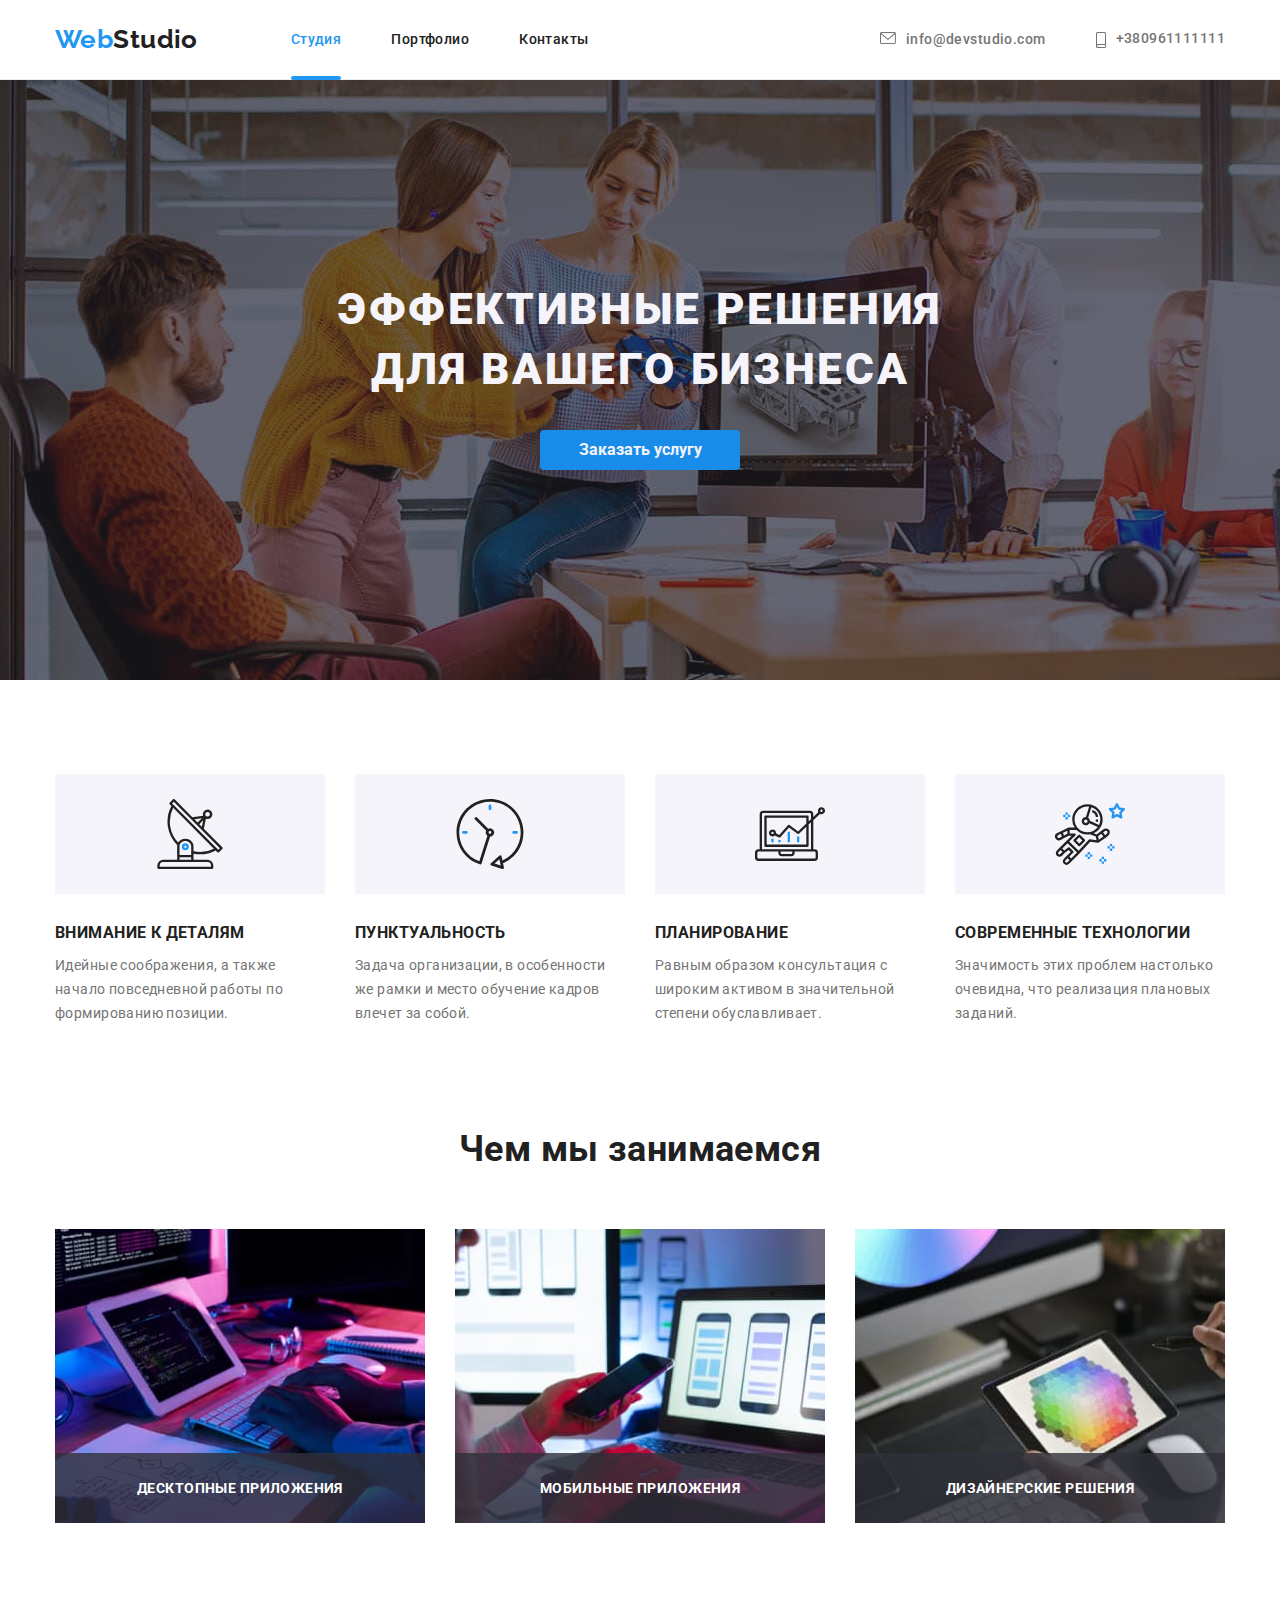
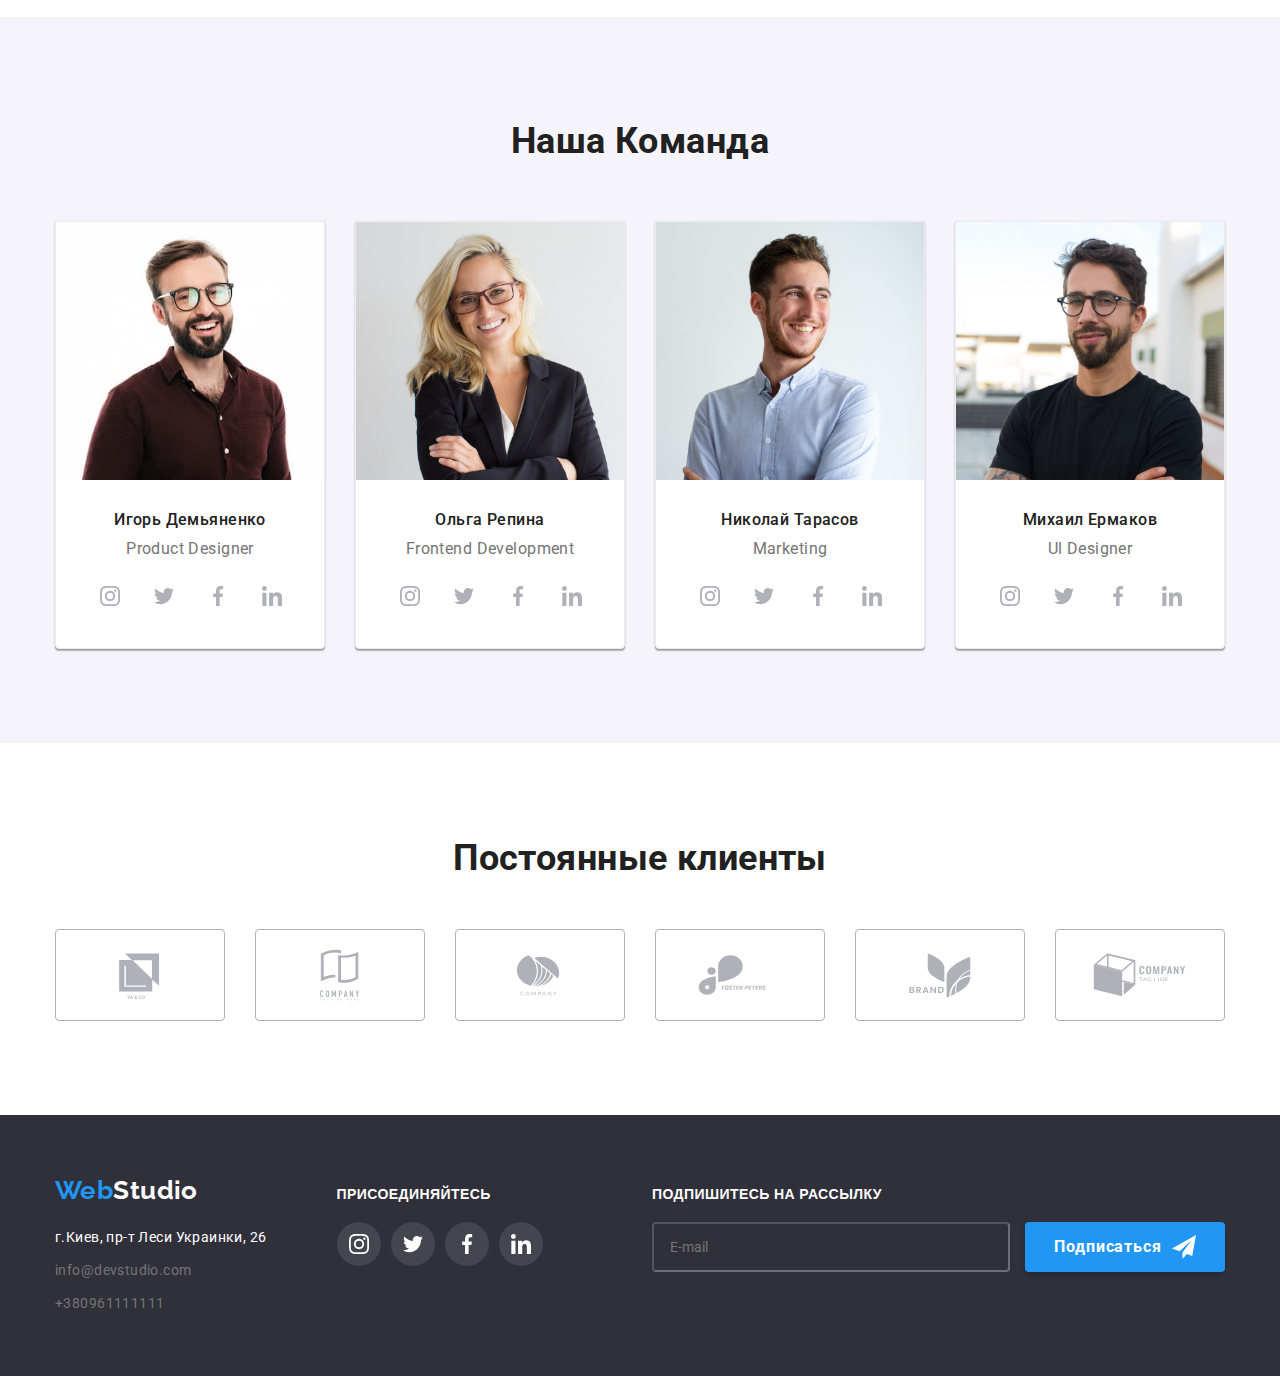
<file: index.html>
<!DOCTYPE html>
<html lang="ru">
  
   <head>
    <meta charset="UTF-8">
    <meta http-equiv="X-UA-Compatible" content="IE=edge">
    <meta name="viewport" content="width=device-width, initial-scale=1.0">
    <title>Document</title>
    <link rel="preconnect" href="https://fonts.googleapis.com">
    <link rel="preconnect" href="https://fonts.gstatic.com" crossorigin>
    <link rel="preconnect" href="https://fonts.googleapis.com"> 
    <link rel="preconnect" href="https://fonts.gstatic.com" crossorigin> 
    <link href="https://fonts.googleapis.com/css2?family=Raleway:wght@700&family=Roboto:wght@400;500;700;900&display=swap" rel="stylesheet">

    <!-- modern-normalize -->
    
    <link rel="stylesheet" href="https://cdnjs.cloudflare.com/ajax/libs/modern-normalize/1.0.0/modern-normalize.min.css"/>
    
    <!-- link rel="stylesheet" href="./css/styles.css "-->

    <link rel="stylesheet" href="./css/main.min.css">

   </head>
 <body>
   
    <!-- header -->

      <header class="header">
        <div class="container header__container">
          <nav class="header__nav">
            <a href="/index.html" class="logotype__link">Web<span class="logotype__link__studio">Studio</span></a>
      
            <ul class="list__text">
              <li class="list__about"><a class="text__item__studio_current" href="./index.html">Студия</a></li>
              <li class="list__about"><a class="text__item" href="./portfolio.html">Портфолио</a></li>
              <li class="list__about"><a class="text__item" href="Контакты">Контакты</a></li>
            </ul>
          </nav>
          <ul class="list__text__about">
            <li class="list__item"><a class="text__item__about" href="mailto:info@devstudio.com">
                <svg class="icon__email">
                  <use href="./image/icons.svg#envelope"></use>
                </svg>
                info@devstudio.com</a></li>
            <li class="list__item"><a class="text__item__about" href="tel:+380961111111">
                <svg class="icon__phone">
                  <use href="./image/icons.svg#smartphone"></use>
                </svg>
                +380961111111</a></li>
          </ul>
        </div>
      </header>

    <!-- Оглавление -->
        
      <section class="hero__title_overlay">
        <div class="container">
          <h1 class="hero__list">Эффективные решения для вашего бизнеса</h1>
            <button class="button" type="button" data-modal-open>Заказать услугу</button>
        </div>
      </section>


    <!-- Часть с блоками -->

   <section class="section"> 
    <div class="container">
     <h2 class="content__visually__hidden">Наши свойства</h2>
      <ul class="nav__list">
        <li class="hero__background">
          <div class="hero__substrate">
            <svg width=70px height=70px class="">
              <use href="./image/icons.svg#antenna"></use>
            </svg>
          </div>
          <h3 class="content__about">ВНИМАНИЕ К ДЕТАЛЯМ</h3><p class="content__item">Идейные соображения, а также начало повседневной работы по формированию позиции.</p>
          </li>
        <li class="hero__background">
          <div class="hero__substrate">
            <svg width=70px height=70px class="">
              <use href="./image/icons.svg#clock"></use>
            </svg>
          </div>
          <h3 class="content__about">ПУНКТУАЛЬНОСТЬ</h3><p class="content__item">Задача организации, в особенности же рамки и место обучение кадров влечет за собой.</p>
          </li>
        <li class="hero__background">
          <div class="hero__substrate">
            <svg width=70px height=70px class="">
              <use href="./image/icons.svg#diagram"></use>
            </svg>
          </div>
          <h3  class="content__about">ПЛАНИРОВАНИЕ</h3><p class="content__item">Равным образом консультация с широким активом в значительной степени обуславливает.</p>
          </li>
        <li class="hero__background">
          <div class="hero__substrate">
            <svg width=70px height=70px class="">
              <use href="./image/icons.svg#astronaut"></use>
            </svg>
          </div>
          <h3 class="content__about">СОВРЕМЕННЫЕ ТЕХНОЛОГИИ</h3><p class="content__item">Значимость этих проблем настолько очевидна, что реализация плановых заданий.</p>
          </li>
      </ul>
    </div>
 </section>

    <!-- Чем мы занимаемся -->

    <section class="section__work">
      <div class="container">
        <h2 class="section__work__title"> Чем мы занимаемся </h2>
          <ul class="doing__image"> 
            <li class="doing__thumb">
              <img class="about__photo" src="./image/img-6.jpg" alt="programer-working-his-desk-office"
                width="370" height="294">
                <p class="doing__lable">Десктопные приложения</p>
            </li>
            <li class="doing__thumb">
              <img class="about__photo" src="./image/img-4.jpg" alt="designers-are-developingis-working"
                width="370" height="294">
                <p class="doing__lable">Мобильные приложения</p>
            </li>
            <li class="doing__thumb">
              <img class="about__photo" src="./image/img-5.jpg" alt="creative-artist-web-design-with-working"
                width="370" height="294">
                <p class="doing__lable">Дизайнерские решения</p>
            </li>
          </ul>
      </div>
    </section>

    <!-- Наша команда -->

 <section class="section section__team">
    <div class="container">
 <h3 class="pre__team"> Наша Команда</h3>
  <ul class="team"> 
    <li class="team__item">
      <img class="team__photo" src="./image/img-3.jpg" alt="Игорь Демченко Product Designer" width="270" height="260">
        <div class="team__list">
        <h3 class="team__name">Игорь Демьяненко</h3>
        <p class="section__about">Product Designer</p>
        <ul class="team__links">
          <li><a class="team__link" href="">
              <svg class="team__icon" width="20">
                <use href="./image/icons.svg#instagram"></use>
              </svg>
            </a></li>
          <li><a class="team__link" href="">
              <svg class="team__icon" width="20">
                <use href="./image/icons.svg#twitter"></use>
              </svg>
            </a></li>
          <li><a class="team__link" href="">
              <svg class="team__icon" width="20">
                <use href="./image/icons.svg#facebook"></use>
              </svg>
            </a></li>
          <li>
            <a class="team__link" href="">
              <svg class="team__icon" width="20">
                <use href="./image/icons.svg#linkedin"></use>
              </svg>
            </a>
          </li>
        </ul>
        </div>
      </li>
    <li class="team__item"> 
      <img class="team__photo" src="./image/img-2.jpg" alt="Ольга Репина Frontend Development" width="270" height="260">
        <div  class="team__list">
       <h3 class="team__name">Ольга Репина</h3>
       <p  class="section__about">Frontend Development</p>
      <ul class="team__links">
        <li><a class="team__link" href="">
            <svg class="team__icon" width="20" height="20">
              <use href="./image/icons.svg#instagram"></use>
            </svg>
          </a></li>
        <li><a class="team__link" href="">
            <svg class="team__icon" width="20" height="20">
              <use href="./image/icons.svg#twitter"></use>
            </svg>
          </a></li>
        <li><a class="team__link" href="">
            <svg class="team__icon" width="20" height="20">
              <use href="./image/icons.svg#facebook"></use>
            </svg>
          </a></li>
        <li>
          <a class="team__link" href="">
            <svg class="team__icon" width="20" height="20">
              <use href="./image/icons.svg#linkedin"></use>
            </svg>
          </a>
        </li>
      </ul>
      </div>
      </li>
   
   <li class="team__item">
       <img class="team__photo" src="./image/img-1.jpg" alt="Николая Тарасов Marketing" width="270" height="260">
        <div  class="team__list">
      <h3 class="team__name">Николай Тарасов</h3>
      <p  class="section__about">Marketing</p>
      <ul class="team__links">
        <li><a class="team__link" href="">
            <svg class="team__icon" width="20" height="20">
              <use href="./image/icons.svg#instagram"></use>
            </svg>
          </a></li>
        <li><a class="team__link" href="">
            <svg class="team__icon" width="20" height="20">
              <use href="./image/icons.svg#twitter"></use>
            </svg>
          </a></li>
        <li><a class="team__link" href="">
            <svg class="team__icon" width="20" height="20">
              <use href="./image/icons.svg#facebook"></use>
            </svg>
          </a></li>
        <li>
          <a class="team__link" href="">
            <svg class="team__icon" width="20" height="20">
              <use href="./image/icons.svg#linkedin"></use>
            </svg>
          </a>
        </li>
      </ul>
      </div>
      </li>
    
   <li class="team__item" >
       <img class="team__photo" src="./image/img.jpg" alt="Михаил Ермаков Ul Designer" width="270" height="260">
        <div  class="team__list">
      <h3 class="team__name">Михаил Ермаков</h3>
      <p  class="section__about">Ul Designer</p>
      <ul class="team__links">
        <li><a class="team__link" href="">
            <svg class="team__icon" width="20" height="20">
              <use href="./image/icons.svg#instagram"></use>
            </svg>
          </a></li>
        <li><a class="team__link" href="">
            <svg class="team__icon" width="20" height="20">
              <use href="./image/icons.svg#twitter"></use>
            </svg>
          </a></li>
        <li><a class="team__link" href="">
            <svg class="team__icon" width="20" height="20">
              <use href="./image/icons.svg#facebook"></use>
            </svg>
          </a></li>
        <li>
          <a class="team__link" href="">
            <svg class="team__icon" width="20" height="20">
              <use href="./image/icons.svg#linkedin"></use>
            </svg>
          </a>
        </li>
      </ul>
      </div>
   </li>
   </ul>
  </div>
 </section>

  <!-- our clients -->


<section class="section clients">
  <div class="container clients">
    <h2 class="section__title">Постоянные клиенты</h2>
    <ul class="clients__list">
      <li class="client__item">
        <a class="client__link" href="">
          <svg width="106" height="60" class="icon__client">
            <use href="./image/icons.svg#Logo-one"></use>
          </svg>
        </a>
      </li>
      <li class="client__item">
        <a class="client__link" href="">
          <svg width="106" height="60" class="icon__client">
            <use href="./image/icons.svg#Logo-two"></use>
          </svg>
        </a>
      </li>
      <li class="client__item">
        <a class="client__link" href="">
          <svg width="106" height="60" class="icon__client">
            <use href="./image/icons.svg#Logo-three"></use>
          </svg>
        </a>
      </li>
      <li class="client__item">
        <a class="client__link" href="">
          <svg width="106" height="60" class="icon__client">
            <use href="./image/icons.svg#Logo-four"></use>
          </svg>
        </a>
      </li>
      <li class="client__item">
        <a class="client__link" href="">
          <svg width="106" height="60" class="icon__client">
            <use href="./image/icons.svg#Logo-five"></use>
          </svg>
        </a>
      </li>
      <li class="client__item">
        <a class="client__link" href="">
          <svg width="106" height="60" class="icon__client">
            <use href="./image/icons.svg#Logo-six"></use>
          </svg>
        </a>
      </li>
    </ul>
  </div>
</section>

    <!-- footer -->

  <footer class="footer__section">
    <div class="container footer">
      <div class="footer__logo">
        <a href="index.html" class="logotype__link__footer">Web<span class="logotype__link__studio2">Studio</span></a>
        <ul class="footer__list">
          <li>
            <a class="footer__item__adress" href="">г.Киев, пр-т Леси Украинки, 26 </a>
          </li>
          <li>
            <a class="footer__item" href=" mailto:info@devstudio.com">info@devstudio.com</a>
          </li>
          <li>
            <a class="footer__item" href="tel:+380961111111">+380961111111</a>
          </li>
        </ul>
      </div>
  
      <!-- присоединяйтесь -->
  
      <div class="join__link">
        <p class="footer__join">Присоединяйтесь</p>
        <ul class="footer__links">
          <li><a class="footer__link" href="">
              <svg class="icon__footer" width=44px>
                <use href="./image/icons.svg#instagram"></use>
              </svg>
            </a></li>
          <li><a class="footer__link" href=""><svg class="icon__footer" width=20px>
                <use href="./image/icons.svg#twitter"></use>
              </svg></a></li>
          <li><a class="footer__link" href=""><svg class="icon__footer" width=20px>
                <use href="./image/icons.svg#facebook"></use>
              </svg></a></li>
          <li><a class="footer__link" href=""><svg class="icon__footer" width=20px>
                <use href="./image/icons.svg#linkedin"></use>
              </svg></a></li>
        </ul>
      </div>
      <form class="email__input">
        <p class="footer__join">Подпишитесь на рассылку</p>
        <div class="footer__input__field">
          <input type="email" name="email" placeholder="E-mail">
          <button class="button__footer" type="submit"> Подписаться <svg class="subscribe" width=24px height=24px>
              <use href="./image/icons.svg#icon-send"></use>
            </svg>
          </button>
        </div>
      </form>
    </div>
  </footer>
  
  <div class="backdrop is-hidden" data-modal>
    <div class="modal">
      <form class="form">
        <button class="modal__button-close" data-modal-close>
          <svg class="modal__close" width=18px height=18px>
            <use href="./image/icons.svg#close-black"></use>
          </svg>
        </button>
  
        <strong class="form__title">Оставьте свои данные, мы вам перезвоним</strong>
  
        <div class="form__elements">
  
          <div class="form__field">
            <label class="form__label" for="username">Имя</label>
            <div class="form__input">
              <input type="text" name="username" id="username" autocomplete="off">
              <svg class="input__pic" width=18px height=18px>
                <use href="./image/icons.svg#person"></use>
              </svg>
            </div>
          </div>
  
          <div class="form__field">
            <label class="form__label" for="phone-nomber">Телефон</label>
            <div class="form__input">
              <input type="tel" name="phone-nomber" id="phone-nomber" autocomplete="off">
              <svg class="input__pic" width=18px height=18px>
                <use href="./image/icons.svg#telephone"></use>
              </svg>
            </div>
          </div>
  
          <div class="form__field">
            <label class="form__label" for="email">Почта</label>
            <div class="form__input">
              <input type="email" name="email" id="email" autocomplete="off">
              <svg class="input__pic" width=18px height=18px>
                <use href="./image/icons.svg#email-form"></use>
              </svg>
            </div>
          </div>
  
          <div class="form__field">
            <label class="form__label" for="comment">Комментарий</label>
            <textarea name="comment" id="comment" rows="10" placeholder="Введите текст"></textarea>
          </div>
        </div>
  
        <div class="form__field__checkbox">
          <label class="form__label">
            <input class="checkbox" type="checkbox" name="agree">
            <span class="custom__checkbox"></span> Соглашаюсь с рассылкой и принимаю &#8201; <a href=""> Условия
              договора</a>
          </label>
        </div>
        <button class="button__form" type="submit"> Отправить</button>
  
      </form>
    </div>
  </div>

  <script src="./js/modal.js"></script>


 </body>
 </html>
</file>
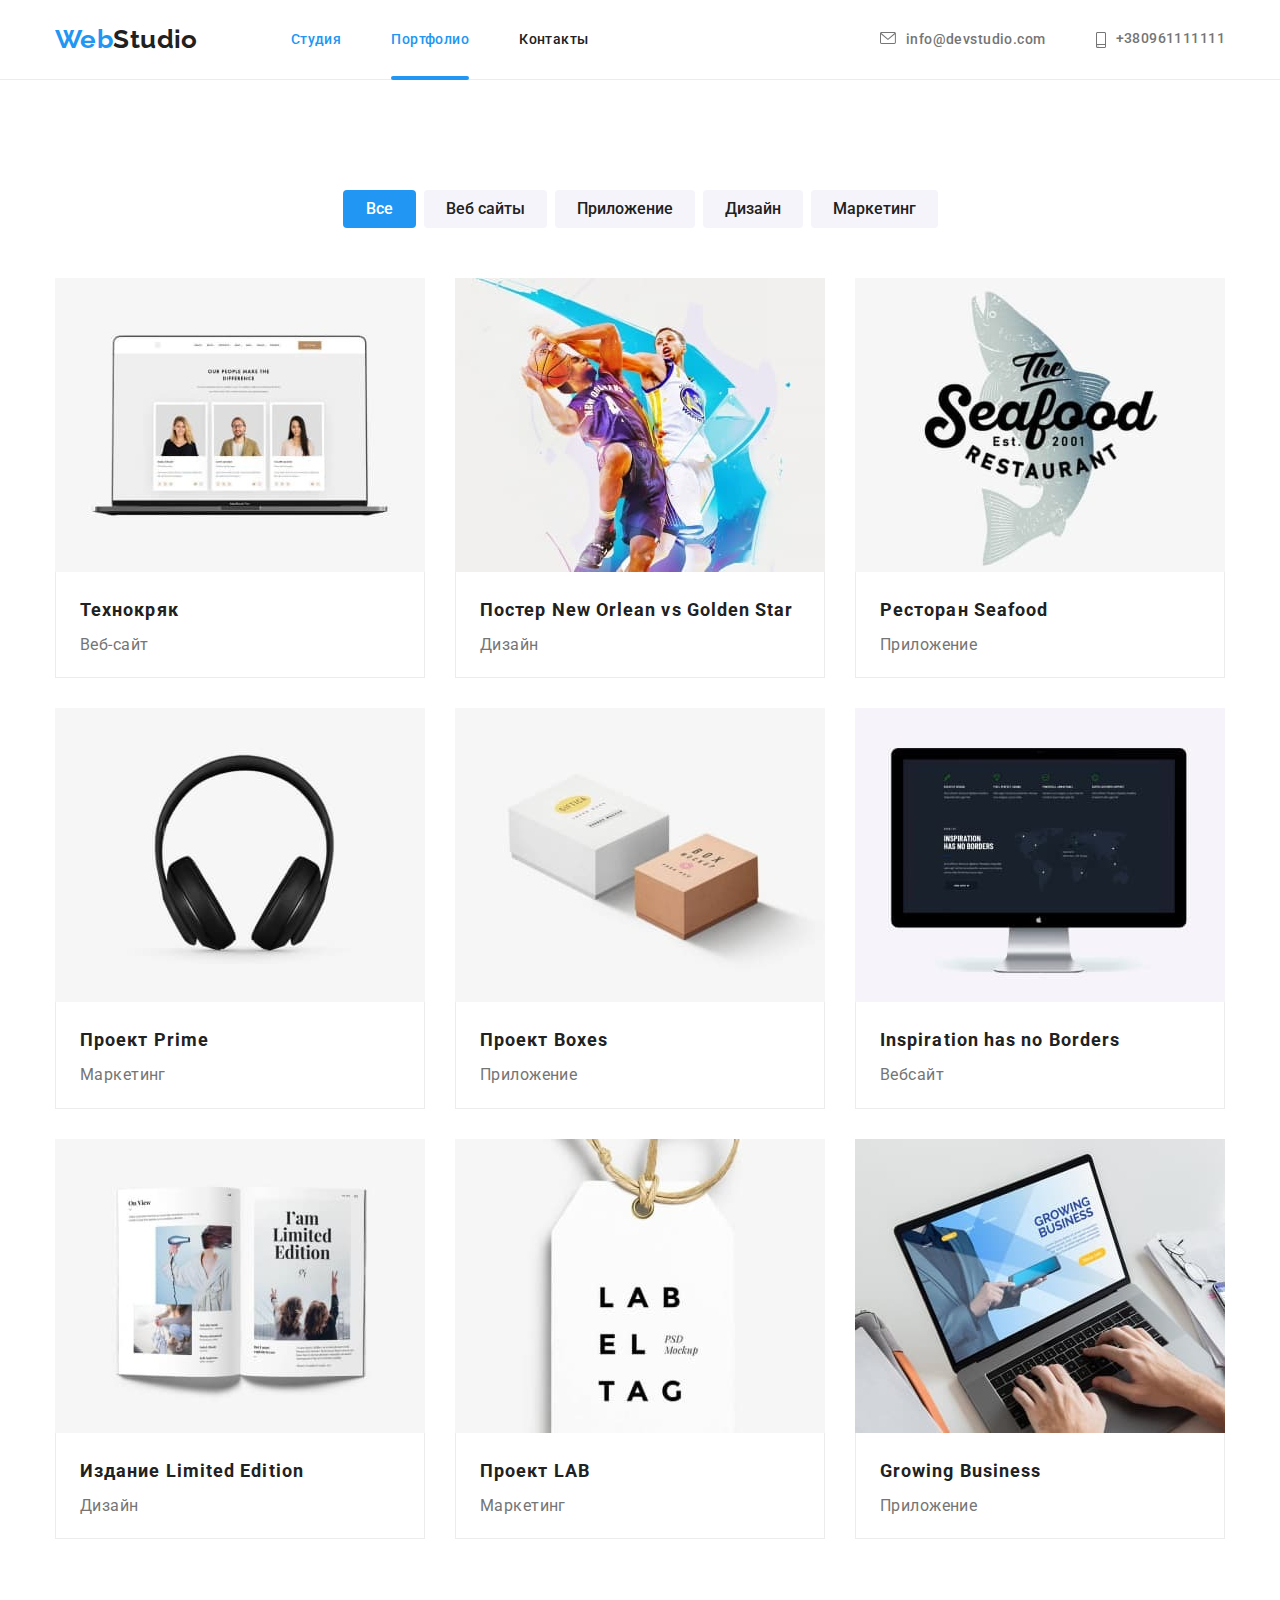
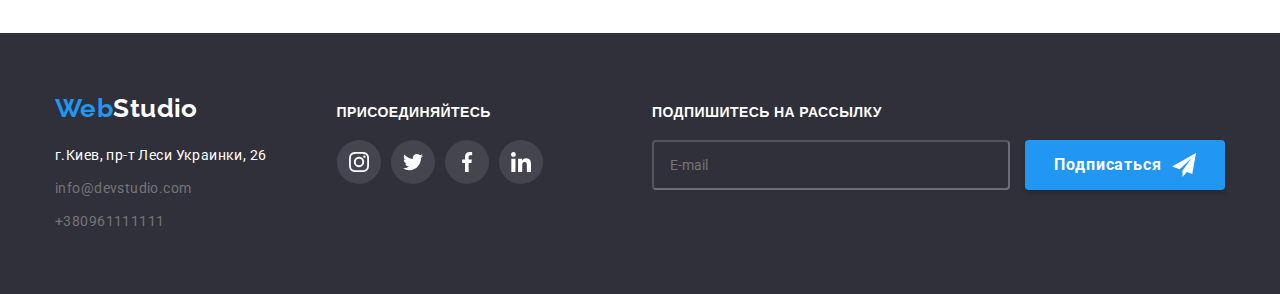
<file: portfolio.html>
<!DOCTYPE html>
<html lang="ru">
    <head>
    <meta charset="UTF-8">
    <meta http-equiv="X-UA-Compatible" content="IE=edge">
    <meta name="viewport" content="width=device-width, initial-scale=1.0">
    <title>Portfolio</title>
    <link rel="preconnect" href="https://fonts.googleapis.com">
    <link rel="preconnect" href="https://fonts.gstatic.com" crossorigin>
    <link rel="preconnect" href="https://fonts.googleapis.com">
    <link rel="preconnect" href="https://fonts.gstatic.com" crossorigin>
    <link href="https://fonts.googleapis.com/css2?family=Raleway:wght@700&family=Roboto:wght@400;500;700;900&display=swap"
      rel="stylesheet">

     <!-- modern-normalize -->
 
     <link rel="stylesheet" href="https://cdnjs.cloudflare.com/ajax/libs/modern-normalize/1.0.0/modern-normalize.min.css" />

     
     <!-- Мои стили -->

    <!--link rel="stylesheet" href="./css/styles.css "-->
    <link rel="stylesheet" href="./css/main.min.css ">
    </head>
  <body>
  
    <!-- header -->

    <header class="header">
      <div class="container header__container">
        <nav class="header__nav">
          <a href="/index.html" class="logotype__link">Web<span class="logotype__link__studio">Studio</span></a>
    
          <ul class="list__text">
            <li class="list__about"><a class="text__item__studio" href="./index.html">Студия</a></li>
            <li class="list__about"><a class="text__item_current" href="./portfolio.html">Портфолио</a></li>
            <li class="list__about"><a class="text__item" href="Контакты">Контакты</a></li>
          </ul>
        </nav>
        <ul class="list__text__about">
          <li class="list__item"><a class="text__item__about" href="mailto:info@devstudio.com">
              <svg class="icon__email">
                <use href="./image/icons.svg#envelope"></use>
              </svg>
              info@devstudio.com</a></li>
          <li class="list__item"><a class="text__item__about" href="tel:+380961111111">
              <svg class="icon__phone">
                <use href="./image/icons.svg#smartphone"></use>
              </svg>
              +380961111111</a></li>
        </ul>
      </div>
    </header>

    <!-- кнопки -->
 
      <main>
        <section class="section">
        <h1 class="content__visually__hidden">Наши проэкты></h1>
          <ul class="button__list">
            <li class="button__link"><button class="button__head" type="button">Все</button></li>
            <li class="button__link"><button class="button__header" type="button">Веб сайты</button></li>
            <li class="button__link"><button class="button__header" type="button">Приложение</button></li>
            <li class="button__link"><button class="button__header" type="button">Дизайн</button></li>
            <li class="button__link"><button class="button__header" type="button">Маркетинг</button></li>
          </ul>
        
      
    <!-- карточки -->

      
        <div class="container">
        <ul class="contact__list">
         <li class="cards">
            <a  class="about__item" href="Технокряк">
              <div class="thumb__port">
              <img  src="./image/Технокряк.jpg" alt="Технокряк" width="370" height="294">
              <div class="thumb__overlay"> 
                <p class="port__overlay"> Технокряк это современная площадка распространения коронавируса. Компании используют эту
                платформу для цифрового
                шпионажа и атак на защищённые сервера конкурентов</p>
              </div>
              </div>
              <div class="card__list">
              <h2 class="card__title">Технокряк</h2>
              <p class="about__list">Веб-сайт</p>
              </div>
            </a>
         </li>

         <li class="cards">
           <a class="about__item" href="Постер New Orlean vs Golden Star">
            <div class="thumb__port">
              <img src="./image/Постер New Orlean vs Golden Star.jpg" alt="Постер New Orlean vs Golden Star" width="370" height="294">
                <div class="thumb__overlay">
                  <p class="port__overlay">Если бы программисты были врачами, им бы говорили «У меня болит нога», а они отвечали «Ну не знаю, у меня такая же нога,
                  а ничего не болит». </p>
                </div>
                </div>
              <div class="card__list">
                <h2 class="card__title">Постер New Orlean vs Golden Star</h2>
                <p class="about__list">Дизайн</p>
                </div>
                </a>
         </li>

        <li class="cards">
          <a class="about__item" href="Ресторан Seafood">
            <div class="thumb__port">
              <img src="./image/Ресторан Seafood.jpg" alt="Ресторан Seafood" width="370" height="294">
              <div class="thumb__overlay">
                <p class="port__overlay">Работа программиста и шамана имеет много общего - оба бормочут непонятные слова, совершают непонятные действия и не
                могут объяснить, как оно работает. </p>
              </div>
              </div>
              <div class="card__list">
              <h2 class="card__title">Ресторан Seafood</h2>
              <p class="about__list">Приложение</p>
              </div>
              </a>
        </li>

        <li class="cards">
          <a class="about__item" href="Проект Prime">
            <div class="thumb__port">
              <img src="./image/Проект Prime.jpg" alt="Проект Prime" width="370" height="294">
              <div class="thumb__overlay">
                <p class="port__overlay">Заболела жена программиста. Чихает, насморк у нее. Звонит ее подруга. Трубку берёт муж:
                - Сергей, привет. Как себя Ира чувствует?
                - Изображение неплохое, а вот звук неважный. </p>
              </div>
              </div>
              <div class="card__list">
              <h2 class="card__title">Проект Prime</h2>
              <p class="about__list">Маркетинг</p>
              </div>
              </a>
          </li>

          <li class="cards">
            <a class="about__item" href="Проект Boxes">
              <div class="thumb__port">
              <img src="./image/Проект Boxes.jpg" alt="Проект Boxes" width="370" height="294">
              <div class="thumb__overlay">
                <p class="port__overlay">К бухгалтерам пришёл программист чего то исправлять в программе. Спрашивает:
                - У вас моносеть? — нормальный вопрос системщика.
                Бухгалтера, от души:
                — Можно, садись. </p>
              </div>
              </div>
              <div class="card__list">
              <h2 class="card__title">Проект Boxes</h2>
              <p class="about__list">Приложение</p>
              </div>
              </a>
        </li>

        <li class="cards">
          <a class="about__item" href="Inspiration has no Borders">
            <div class="thumb__port">
              <img src="./image/Inspiration has no Borders.jpg" alt="Inspiration has no Borders" width="370" height="294">
              <div class="thumb__overlay">
                <p class="port__overlay">Объявление: 55-летняя женщина, мать троих программистов, просит кого-нибудь не психованного научить ее интернету.</p>
              </div>
              </div>
              <div class="card__list">
              <h2 class="card__title">Inspiration has no Borders</h2>
              <p class="about__list">Вебсайт</p>
              </div>
              </a>
        </li>

        <li class="cards">
          <a class="about__item" href="Издание Limited Edition">
            <div class="thumb__port">
                  <img src="./image/Издание Limited Edition.jpg" alt="Издание Limited Edition" width="370" height="294">
              <div class="thumb__overlay">
                <p class="port__overlay">- Вчера долго пыталась объяснить бабуле, что работаю программистом
                - Удалось?
                - Короче, сошлись на том, что чиню телевизоры и развожу мышей </p>
              </div>
              </div>
                  <div class="card__list">
              <h2 class="card__title">Издание Limited Edition</h2>
              <p class="about__list">Дизайн</p>
              </div>
              </a>
        </li>

        <li class="cards">
          <a class="about__item" href="Проект LAB">
            <div class="thumb__port">
                  <img src="./image/Проект LAB.jpg" alt="Проект LAB" width="370" height="294">
              <div class="thumb__overlay">
                <p class="port__overlay">- Тяжело быть программистом. Приходишь отдохнуть к людям в гости, а тебе сразу показывают домашний компьютер и просят
                разобраться с его проблемами.
                - Представляю каково проктологам. </p>
              </div>
              </div>
                  <div class="card__list">
                <h2 class="card__title">Проект LAB</h2>
              <p class="about__list">Маркетинг</p>
              </div>
              </a>
        </li>

        <li class="cards">
          <a class="about__item" href="Growing Business">
            <div class="thumb__port">
              <img src="./image/Growing Business.jpg" alt="Growing Business" width="370" height="294">
              <div class="thumb__overlay">
                <p class="port__overlay">- Почему ваши дети все время ссорятся?
                - Kонфликт версий, - отвечает программист. </p>
              </div>
              </div>
              <div class="card__list">
              <h2 class="card__title">Growing Business</h2>
              <p class="about__list">Приложение</p>
              </div>
              </a>
            </li>
          </ul>
        </div>
        </section>
        </main> 

         <!-- footer -->
        
        <footer class="footer__section">
          <div class="container footer">
            <div class="footer__logo">
              <a href="index.html" class="logotype__link__footer">Web<span class="logotype__link__studio2">Studio</span></a>
              <ul class="footer__list">
                <li>
                  <a class="footer__item__adress" href="">г.Киев, пр-т Леси Украинки, 26 </a>
                </li>
                <li>
                  <a class="footer__item" href=" mailto:info@devstudio.com">info@devstudio.com</a>
                </li>
                <li>
                  <a class="footer__item" href="tel:+380961111111">+380961111111</a>
                </li>
              </ul>
            </div>
        
            <!-- присоединяйтесь -->
        
            <div class="join__link">
              <p class="footer__join">Присоединяйтесь</p>
              <ul class="footer__links">
                <li><a class="footer__link" href="">
                    <svg class="icon__footer" width=44px>
                      <use href="./image/icons.svg#instagram"></use>
                    </svg>
                  </a></li>
                <li><a class="footer__link" href=""><svg class="icon__footer" width=20px>
                      <use href="./image/icons.svg#twitter"></use>
                    </svg></a></li>
                <li><a class="footer__link" href=""><svg class="icon__footer" width=20px>
                      <use href="./image/icons.svg#facebook"></use>
                    </svg></a></li>
                <li><a class="footer__link" href=""><svg class="icon__footer" width=20px>
                      <use href="./image/icons.svg#linkedin"></use>
                    </svg></a></li>
              </ul>
            </div>
            <form class="email__input">
              <p class="footer__join">Подпишитесь на рассылку</p>
              <div class="footer__input__field">
                <input type="email" name="email" placeholder="E-mail">
                <button class="button__footer" type="submit"> Подписаться <svg class="subscribe" width=24px height=24px>
                    <use href="./image/icons.svg#icon-send"></use>
                  </svg>
                </button>
              </div>
            </form>
            </div>
            </footer>
            
            <div class="backdrop is-hidden" data-modal>
              <div class="modal">
                <form class="form">
                  <button class="modal__button__close" data__modal__close>
                    <svg class="modal__close" width=18px height=18px>
                      <use href="./image/icons.svg#close-black"></use>
                    </svg>
                  </button>
            
                  <strong class="form__title">Оставьте свои данные, мы вам перезвоним</strong>
            
                  <div class="form__elements">
            
                    <div class="form__field">
                      <label class="form__label" for="username">Имя</label>
                      <div class="form__input">
                        <input type="text" name="username" id="username" autocomplete="off">
                        <svg class="input__pic" width=18px height=18px>
                          <use href="./image/icons.svg#person"></use>
                        </svg>
                      </div>
                    </div>
            
                    <div class="form__field">
                      <label class="form__label" for="phone-nomber">Телефон</label>
                      <div class="form__input">
                        <input type="tel" name="phone-nomber" id="phone-nomber" autocomplete="off">
                        <svg class="input__pic" width=18px height=18px>
                          <use href="./image/icons.svg#telephone"></use>
                        </svg>
                      </div>
                    </div>
            
                    <div class="form__field">
                      <label class="form__label" for="email">Почта</label>
                      <div class="form__input">
                        <input type="email" name="email" id="email" autocomplete="off">
                        <svg class="input__pic" width=18px height=18px>
                          <use href="./image/icons.svg#email-form"></use>
                        </svg>
                      </div>
                    </div>
            
                    <div class="form__field">
                      <label class="form__label" for="comment">Комментарий</label>
                      <textarea name="comment" id="comment" rows="10" placeholder="Введите текст"></textarea>
                    </div>
                  </div>
            
                  <div class="form__field__checkbox">
                    <label class="form__label">
                      <input class="checkbox" type="checkbox" name="agree">
                      <span class="custom__checkbox"></span> Соглашаюсь с рассылкой и принимаю &#8201; <a href=""> Условия
                        договора</a>
                    </label>
                  </div>
                  <button class="button__form" type="submit"> Отправить</button>
            
                </form>
              </div>
            </div>
                        
        
            
</body>
</html>
</file>
<file: css/main.min.css>
:root{--main-bg-color: #2196f3;--background-color: #fff;--font-color: #212121;--item-color: #757575;--btn-color: #f5f4fa;--footer-bg-color: #2f303a;--header-bord-color: #ececec;--icon-team-color: #afb1b8;--hero-button-hover: #188ce8;--footer-border-input: rgba(255, 255, 255, 0.3);--footer-bg-input: rgba(33, 150, 243, 0)}p,h1,h2,h3,h4,h5,h6{margin:0}ul,ol{margin:0;padding:0}img{display:block;max-width:100%;height:auto}body{background-color:var(--background-color);color:var(--font-color);font-family:Roboto, sans-serif;font-size:14px;line-height:1.14;letter-spacing:0.03em}.content__visually__hidden{position:absolute;width:1px;height:1px;margin:-1px;padding:0;overflow:hidden;border:0;clip:rect(0 0 0 0)}.container{width:1200px;padding-left:15px;padding-right:15px;margin-left:auto;margin-right:auto}.section{padding-top:94px;padding-bottom:94px}.header{border-bottom:1px solid var(--header-bord-color);height:80px;display:flex;align-items:center}.header__container{display:flex;align-items:center;height:80px}.header__contact{display:flex}.header__nav,.logotype__link{display:flex;align-items:center;font-weight:700;font-size:26px;line-height:1.19;color:var(--background-color);text-decoration:none}.logotype__link{color:var(--main-bg-color);text-decoration:none;font-family:raleway}.logotype__link__studio{display:flex;color:var(--font-color);text-decoration:none}.list__text{display:flex;margin-left:93px}.list__about,.text__item__studio{color:var(--main-bg-color);text-decoration:none}.list__text__about{display:flex;align-items:center;margin-left:auto;list-style:none}.list__item:not(:last-child){margin-right:50px}.text__item{font-weight:500;color:var(--font-color);text-decoration:none;margin-left:50px;transition:transitionColor}.text__item__about{display:flex;text-align:center;font-weight:500;font-size:14px;line-height:1.14;color:var(--font-color);text-decoration:none;color:var(--item-color);transition:transitionColor}.logotype__link:hover,.logotype__link:focus,.logotype__link__studio:hover,.logotype__link__studio:focus,.logotype__link__studio2:hover,.logotype__link__studio2:focus,.text__item__studio:hover,.text__item:hover,.text__item__about:hover{text-decoration:none;color:var(--main-bg-color)}.text__item__about:hover .icon__email,.text__item__about:focus .icon__email{fill:var(--main-bg-color);transition:transitionColor}.text__item__about:hover .icon__phone,.text__item__about:focus .icon__phone{fill:var(--main-bg-color);transition:transitionColor}.list,.nav__list,.list__text{font-family:Roboto;font-weight:500;font-size:14px;line-height:1.14;list-style:none;text-decoration:none;align-items:center}.icon__email{width:16px;height:12px;margin-right:10px;align-self:baseline;fill:var(--item-color)}.icon__phone{width:10px;height:16px;margin-top:1px;margin-right:10px;align-items:center;fill:var(--item-color)}.text__item__studio_current{position:relative;color:var(--main-bg-color);display:block;padding-top:32px;padding-bottom:32px;text-decoration:none}.text__item_current{position:relative;color:var(--main-bg-color);display:block;padding-top:32px;padding-bottom:32px;margin-left:50px;text-decoration:none}.text__item__studio_current::after,.text__item_current::after{content:"";position:absolute;display:block;width:100%;height:4px;background:var(--main-bg-color);border-radius:2px;opacity:1;bottom:-1px;left:0;transition:transitionColor}.hero__title_overlay{background-color:var(--footer-bg-color);text-align:center;padding-top:200px;padding-bottom:200px}.hero__list{color:var(--btn-color);font-weight:900;font-size:44px;line-height:1.36;margin:auto;width:696px;letter-spacing:0.06em;text-transform:uppercase;width:696px}.hero__title_overlay{max-width:1600px;height:600px;margin:0 auto;background-image:linear-gradient(to right, rgba(47,48,58,0.4), rgba(47,48,58,0.4)),url("../image/hero-bck.jpg")}.nav__list{display:flex;justify-content:space-between}.content__about{color:var(--title-text-colour);line-height:1.14;text-transform:uppercase;margin-bottom:10px}.content-about{font-size:14px;font-weight:700;line-height:1.14;text-transform:uppercase;color:var(--font-color);width:270px}.content__item{line-height:1.71;color:var(--item-color);font-style:normal;font-weight:normal;font-size:14px;line-height:24px;text-align:left;letter-spacing:0.03em}.hero__substrate{display:flex;width:100%;height:120px;background-color:var(--btn-color);align-items:center;justify-content:center;margin-bottom:30px}.hero__background{width:270px}.section__work{margin-bottom:94px;padding-top:0}.section__work__title{font-style:normal;font-weight:700;font-size:36px;line-height:1.67;color:var(--font-color);text-align:center;padding-top:0;margin-bottom:50px}.doing__image{list-style:none;display:flex;justify-content:space-between}.doing__thumb{position:relative}.doing__lable{display:flex;align-items:center;justify-content:center;position:absolute;bottom:0;width:100%;height:70px;left:0;background-color:rgba(47,48,58,0.8);font-weight:700;line-height:calc(14 / 16);text-align:center;text-transform:uppercase;color:var(--background-color)}.about__photo{display:block}.section__team{background-color:var(--btn-color)}.pre__team{margin-bottom:50px;font-style:normal;font-weight:700;font-size:36px;line-height:1.67;color:var(--font-color);text-align:center}.team{display:flex;flex-wrap:wrap;margin-right:-30px;list-style:none}.team>.team__item{flex-basis:calc(100% / 4 - 30px);margin-right:30px;border-width:1px;border-style:solid;border-color:var(--header-bord-color);background-color:var(--background-color);border-radius:10px}.team__name{font-weight:500;font-size:16px;line-height:1.19;color:var(--font-color)}.team__list{padding:30px 32px 30px 32px;text-align:center}.section__about{font-weight:normal;font-size:16px;line-height:1.19;color:var(--item-color);margin-top:10px}.team__links{display:flex;align-items:center;margin:16px 0px 0px 0px;list-style:none}.team__link{display:flex;width:44px;height:44px;padding:0px;border-radius:50%;align-items:center;justify-content:center;color:var(--icon-team-color);margin-right:10px}.team__icon{fill:currentColor}.team{display:flex;flex-wrap:wrap;margin-right:-30px}.team>.team__item{flex-basis:calc(100% / 4 - 30px);margin-right:30px;border-width:1px;border-style:solid;border-color:var(--header-bord-color);background-color:var(--background-color);overflow:hidden;border-radius:1px;box-shadow:0px 1px 3px rgba(0,0,0,0.12),0px 1px 1px rgba(0,0,0,0.14),0px 2px 1px rgba(0,0,0,0.2);border-radius:0px 0px 4px 4px}.team__link.linkedin{margin-right:0px}.team__link{display:flex;width:44px;height:44px;padding:0px;border-radius:50%;align-items:center;justify-content:center;color:var(--icon-team-color);margin-right:10px;transition:color 250ms cubic-bezier(0.4, 0, 0.2, 1)}.team__link:hover,.team__link:focus{background-color:var(--main-bg-color);color:var(--background-color)}.button__list{list-style:none;display:flex;align-items:center;justify-content:center;margin-bottom:50px}.button__link{margin-right:8px}.button__link:last-child{margin-right:0}.button{display:inline-block;border-radius:4px;padding:10px 32px;min-width:200px;text-align:center;border:none}.button__head{color:var(--background-color);background-color:var(--main-bg-color);font-weight:500;font-size:16px;line-height:1.63;border-radius:4px;text-align:center;min-width:73px;border:none;padding:6px 22px}.button__header{color:var(--font-color);background-color:var(--btn-color);font-weight:500;font-size:16px;line-height:1.63;border-radius:4px;min-width:70px;border:none;padding:6px 22px}.button__header:hover,.button__header:focus{color:var(--background-color);background-color:var(--main-bg-color)}.button{color:var(--btn-color);background-color:var(--hero-button-hover);font-family:inherit;font-weight:700;font-size:16px;line-height:1.8;cursor:pointer;margin-top:30px;border-radius:4px;padding:6px 22px;transition-property:background-color;transition-duration:250ms;transition-timing-function:cubic-bezier(0.4, 0, 0.2, 1);transition-property:background-color}.button:hover,.button:focus{background-color:var(--main-bg-color);color:var(--background-color);box-shadow:0px 3px 1px rgba(0,0,0,0.1),0px 1px 2px rgba(0,0,0,0.08),0px 2px 2px rgba(0,0,0,0.12);border-radius:4px}.card__list{padding:20px 24px;border-width:0 1px 1px 1px;border-style:solid;border-color:var(--header-bord-color)}.card__title{color:var(--font-color);font-weight:700;font-size:18px;line-height:2;letter-spacing:0.06em}.cards{width:370px;margin-right:30px;margin-bottom:30px}.cards:hover,.cards:focus{box-shadow:0px 1px 1px rgba(0,0,0,0.12),0px 4px 4px rgba(0,0,0,0.06),1px 4px 6px rgba(0,0,0,0.16)}.cards:nth-last-child(-n+3){margin-bottom:0}.cards:nth-child(3n){margin-right:0}.port__overlay{font-size:18px;line-height:calc(28 / 18);color:var(--background-color);text-align:left;padding:63px 24px}.contact__list{display:flex;flex-wrap:wrap;list-style:none}.about__item{text-decoration:none}.thumb__port{position:relative;width:370px;height:294px;overflow:hidden}.thumb__overlay{position:absolute;top:0;left:0;width:100%;height:100%;background-color:rgba(33,150,243,0.9);transform:translatey(101%);transition:transform 250ms cubic-bezier(0.4, 0, 0.2, 1)}.cards:hover .thumb__overlay,.cards:focus .thumb__overlay{transform:translatey(0)}.card__list{padding:20px 24px;border-width:0 1px 1px 1px;border-style:solid;border-color:var(--header-bord-color)}.card__title{color:var(--font-color);font-weight:700;font-size:18px;line-height:2;letter-spacing:0.06em}.about__list{font-weight:normal;font-size:16px;line-height:1.58;color:var(--item-color);margin-top:4px}.clients__list{display:flex;justify-content:space-between}.client__item{list-style:none}.section__title{color:var(--font-color);font-size:36px;line-height:1.17;text-align:center;margin-top:0;margin-bottom:50px}.client__link{display:flex;width:170px;height:92px;border-width:1px;border-style:solid;border-color:var(--icon-team-color);border-radius:4px;padding:16px 32px 16px 32px;transition:color 250ms cubic-bezier(0.4, 0, 0.2, 1)}.icon__client{display:flex;fill:var(--icon-team-color);transition:fill 250ms cubic-bezier(0.4, 0, 0.2, 1)}.client__link:hover,.client__link:focus{border-color:var(--main-bg-color)}.client__link:hover .icon__client,.client__link:focus .icon__client{fill:var(--main-bg-color);transition:fill 250ms cubic-bezier(0.4, 0, 0.2, 1)}.container.footer{display:flex;align-items:baseline}.footer__list{list-style:none}.footer__item{text-decoration:none;margin-top:9px;display:block}.footer__item{font-style:normal;font-weight:normal;font-size:14px;line-height:1.71;color:var(--item-color);margin-top:9px}.footer__item__adress{font-style:normal;line-height:1.71;color:var(--background-color);text-decoration:none;margin-top:9px;display:block}.footer__item:hover,.footer__item:focus,.footer__item .footer__item-about:hover,.footer__item .footer__item-about:focus{text-decoration:none;color:var(--main-bg-color)}.logotype__link__studio2{color:var(--background-color)}.footer__section{background-color:var(--footer-bg-color);padding-top:60px;padding-bottom:60px}.logotype__link__footer{display:flex;align-items:center;font-weight:700;font-size:26px;line-height:1.19;text-decoration:none;color:var(--main-bg-color);text-decoration:none;font-family:raleway;margin-bottom:20px}.footer__join{font-family:sans-serif;font-weight:700;font-size:inherit;line-height:calc(16 / 14);letter-spacing:0.03em;text-transform:uppercase;color:var(--background-color);margin-bottom:20px}.footer__links{list-style:none;display:flex;justify-content:space-between;align-items:center;width:206px;height:44px}.footer__link{display:flex;width:44px;height:44px;padding:0px;border-radius:50%;align-items:center;justify-content:center;background-color:rgba(255,255,255,0.1)}.footer__link:hover,.footerlink:focus{background-color:var(--main-bg-color);transition:transitionBg}.icon__footer{height:20px;width:20px;fill:var(--background-color)}.join__link{margin-left:70px}.email__input{margin-left:auto}.footer__input__field{display:flex}.email__input input{display:block;width:358px;height:50px;background-color:var(--footer-bg-input);border-color:var(--footer-border-input);border-radius:4px;color:var(--background-color);padding:12px 16px}.email__input::placeholder{color:rgba(255,255,255,0.6);padding-left:16px}.button__footer{display:flex;align-items:center;justify-content:center;width:200px;height:50px;background:var(--main-bg-color);box-shadow:0px 4px 4px rgba(0,0,0,0.15);border-radius:4px;margin-left:15px;padding:0;border:none;font-weight:700;font-size:16px;line-height:calc(30 / 16);text-align:center;letter-spacing:0.06em;color:var(--background-color);transition:background-color 250ms cubic-bezier(0.4, 0, 0.2, 1)}.subscribe{margin-left:10px}.button__footer:hover,.button__footer:focus{background-color:var(--hero-button-hover)}.backdrop.is-hidden{opacity:0;pointer-events:none}.backdrop{position:fixed;top:0;left:0;width:100%;height:100%;background-color:rgba(0,0,0,0.2);opacity:1;transition:opacity 250ms cubic-bezier(0.4, 0, 0.2, 1)}.modal{position:absolute;top:50%;left:50%;width:528px;height:581px;background-color:#fff;transform:translate(-50%, -50%) scale(1);transition:transform 250ms cubic-bezier(0.4, 0, 0.2, 1)}.backdrop.is-hidden .modal{transform:translate(-50%, -50%) scale(0.5)}.modal__button{display:flex;align-items:center;justify-content:center;width:30px;height:30px;padding:0;border-radius:50%;border-color:rgba(0,0,0,0.1);background-color:inherit;cursor:pointer;margin-top:8px;margin-right:8px;margin-left:auto;opacity:1;transition:opacity 250ms cubic-bezier(0.4, 0, 0.2, 1) 1000ms}.backdrop.is-hidden .modal-button{opacity:0}.form{position:relative;padding:40px}.form__field{display:flex;flex-direction:column;margin-bottom:10px}.form__label{display:flex;align-items:center}.form__title{display:flex;justify-content:center;font-weight:700;font-size:20px;line-height:calc(23 / 20);color:var(--font-color);margin-bottom:12px}.form__label{font-size:14px;line-height:calc(14 / 12);letter-spacing:0.01em;margin-bottom:4px;color:#757575}.form__elements input{position:relative;display:block;width:448px;height:40px;border:1px solid rgba(33,33,33,0.2);border-radius:4px;padding-left:42px;outline:none;transition:transitionBorder}.form__elements textarea{width:448px;height:120px;resize:none;border:1px solid rgba(33,33,33,0.2);border-radius:4px;outline:none;transition:transitionBorder;padding:12px 16px}.form__input{position:relative}.form__input svg{position:absolute;display:block;top:50%;left:12px;transform:translateY(-50%);fill:var(--font-color);transition:fill 250ms cubic-bezier(0.4, 0, 0.2, 1)}.form__input input:hover ~ svg,.form__input input:focus ~ svg{fill:var(--main-bg-color)}.form__input input:hover,.form__input input:focus{border-color:var(--main-bg-color)}.form__field textarea:hover,.form__field textarea:focus{border-color:var(--main-bg-color)}input[type="checkbox"]{position:absolute;width:1px;height:1px;margin:-1px;padding:0;overflow:hidden;border:0;clip:rect(0 0 0 0)}.checkbox:checked+.custom__checkbox{border-color:transparent;background-color:var(--accent-colour);background-image:url(../image/icon-check.svg);background-size:contain;background-origin:border-box}.form__field__checkbox{font-weight:normal;font-size:14px;line-height:1.71;letter-spacing:0.03em}.custom__checkbox{display:inline-block;text-align:center;margin-right:7px;width:16px;height:15px;border:2px solid #212121;border-radius:2px}.form__field__checkbox a{text-decoration-line:underline;color:var(--accent-colour)}.form__field__checkbox input{margin-right:7px}.form__field__checkbox{margin-top:20px}.modal__button-close{position:absolute;top:8px;right:8px;display:flex;align-items:center;justify-content:center;width:30px;height:30px;padding:0;border-radius:50%;border-color:rgba(0,0,0,0.1);background-color:inherit;cursor:pointer;margin-top:8px;margin-right:8px;margin-left:auto;opacity:1;transition:transitionOpasity 1000ms}.modal__close{transition:fill 250ms cubic-bezier(0.4, 0, 0.2, 1)}.backdrop.is-hidden .modal__button-close{opacity:0}.modal__button__close:hover .modal__close,.modal__button__close:focus .modal__close{fill:var(--main-bg-color)}.form__button{display:block;margin:30px auto 0px;box-shadow:0px 4px 4px rgba(0,0,0,0.15)}.checkbox:checked+.custom__checkbox{border-color:transparent;background-color:var(--main-bg-color);background-image:url(../image/icon-check.svg);background-size:contain;background-origin:border-box}.custom__checkbox{display:inline-block;text-align:center;margin-right:7px;width:16px;height:15px;border:2px solid #212121;border-radius:2px}.form__field__checkbox{font-weight:normal;font-size:14px;line-height:1.71;letter-spacing:0.03em}.form__field__checkbox a{text-decoration-line:underline;color:var(--main-bg-color)}.form__field__checkbox input{margin-right:7px}.form__field__checkbox{margin-top:20px}.button__form{width:200px;height:50px;background:var(--main-bg-color);border-radius:4px;padding:0;border:none;box-shadow:0px 4px 4px rgba(0,0,0,0.15);text-align:center;font-weight:700;font-size:16px;line-height:calc(30 / 16);text-align:center;letter-spacing:0.06em;color:var(--background-color);display:block;margin:30px auto 0px;transition:background-color 250ms cubic-bezier(0.4, 0, 0.2, 1)}.button__form:hover,.button__form:focus{background-color:var(--hero-button-hover)}
/*# sourceMappingURL=main.min.css.map */
</file>
